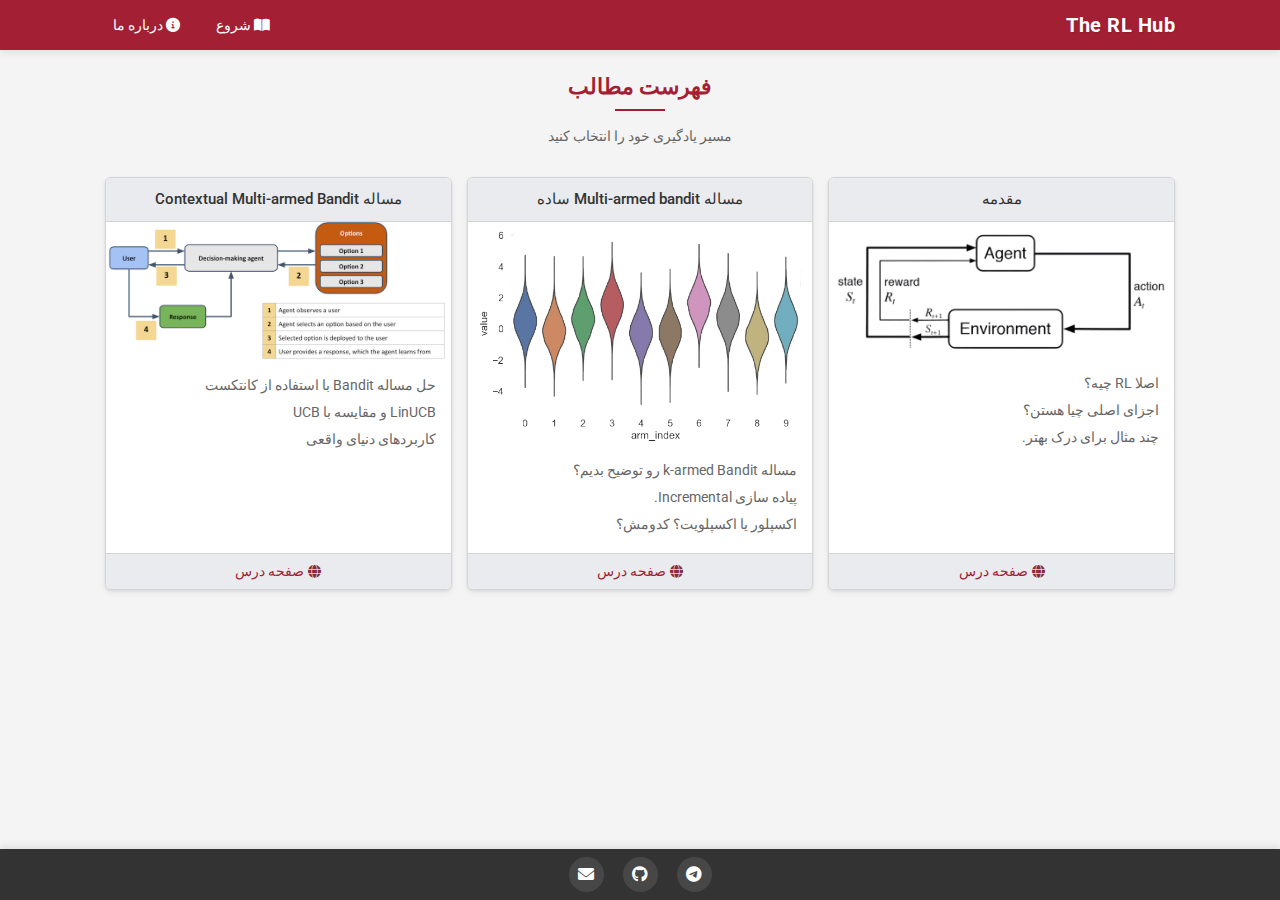
<file: index.html>
<!DOCTYPE html>
<html lang="fa">
<head>
    <meta charset="UTF-8">
    <meta name="viewport" content="width=device-width, initial-scale=1.0">
    <title>The RL Hub</title>
    <link rel="stylesheet" href="styles.css">
    <link href="https://fonts.googleapis.com/css2?family=Roboto:wght@300;400;500;700&display=swap" rel="stylesheet">
    <link rel="stylesheet" href="https://cdnjs.cloudflare.com/ajax/libs/font-awesome/6.0.0-beta3/css/all.min.css">
    <meta name="description" content="The RL Hub - مرجع یادگیری تقویتی">
    <link rel="icon" href="favicon.ico" type="image/x-icon">
</head>
<body>

    <header>
        <nav class="navbar">
            <div class="nav-title">The RL Hub</div>
            <div class="nav-left">
                <a href="Pages/1-Introduction/intro.html"><i class="fas fa-book-open"></i> شروع</a>
                <a href="#"><i class="fas fa-info-circle"></i> درباره ما</a>
            </div>
        </nav>
    </header>

    <main>
        <h1>فهرست مطالب</h1>
        <p class="guide">مسیر یادگیری خود را انتخاب کنید</p>

        <section class="cards-container">
            <!-- Chapter 1: Introduction -->
            <div class="card">
                <div class="card-header">مقدمه</div>
                <div class="card-image">
                    <img src="Pictures/1.png" alt="مقدمه">
                </div>
                <div class="card-content">
                    <ul>
                        <li>اصلا RL چیه؟</li>
                        <li>اجزای اصلی چیا هستن؟</li>
                        <li>چند مثال برای درک بهتر.</li>
                    </ul>
                </div>
                <div class="card-footer">
                    <a href="Pages/1-Introduction/intro.html"><i class="fas fa-globe"></i> صفحه درس</a>
                </div>
            </div>
            
            <!-- Chapter 2: Multi-armed Bandits -->
            <div class="card">
                <div class="card-header">مساله Multi-armed bandit ساده</div>
                <div class="card-image">
                    <img src="Pictures/2.png" alt="Multi-armed Bandits">
                </div>
                <div class="card-content">
                    <ul>
                        <li>مساله k-armed Bandit رو توضیح بدیم؟</li>
                        <li>پیاده سازی Incremental.</li>
                        <li>اکسپلور یا اکسپلویت؟ کدومش؟</li>
                    </ul>
                </div>
                <div class="card-footer">
                    <a href="Pages/2-smab/smab.html"><i class="fas fa-globe"></i>صفحه درس</a>
                </div>
            </div>
            
            <!-- Chapter 3: Contextual Multi-armed Bandits -->
            <div class="card">
                <div class="card-header">مساله Contextual Multi-armed Bandit</div>
                <div class="card-image">
                    <img src="Pictures/3.png" alt="Contextual Multi-armed Bandits">
                </div>
                <div class="card-content">
                    <ul>
                        <li>حل مساله Bandit با استفاده از کانتکست</li>
                        <li>LinUCB و مقایسه با UCB</li>
                        <li>کاربردهای دنیای واقعی</li>
                    </ul>
                </div>
                <div class="card-footer">
                    <a href="Pages/3-cmab/cmab.html"><i class="fas fa-globe"></i>صفحه درس</a>
                </div>
            </div>
        </section>
    </main>

    <div class="scroll-top" id="scrollTop">
        <i class="fas fa-arrow-up"></i>
    </div>

    <footer class="social-footer">
        <a href="https://t.me/RL_Hub" target="_blank" aria-label="Telegram"><i class="fab fa-telegram"></i></a>
        <a href="https://github.com/The-RL-Hub" target="_blank" aria-label="GitHub"><i class="fab fa-github"></i></a>
        <a href="mailto:arshiyagharoony@gmail.com" aria-label="Email"><i class="fas fa-envelope"></i></a>
    </footer>

    <script src="script.js"></script>
</body>
</html>
</file>
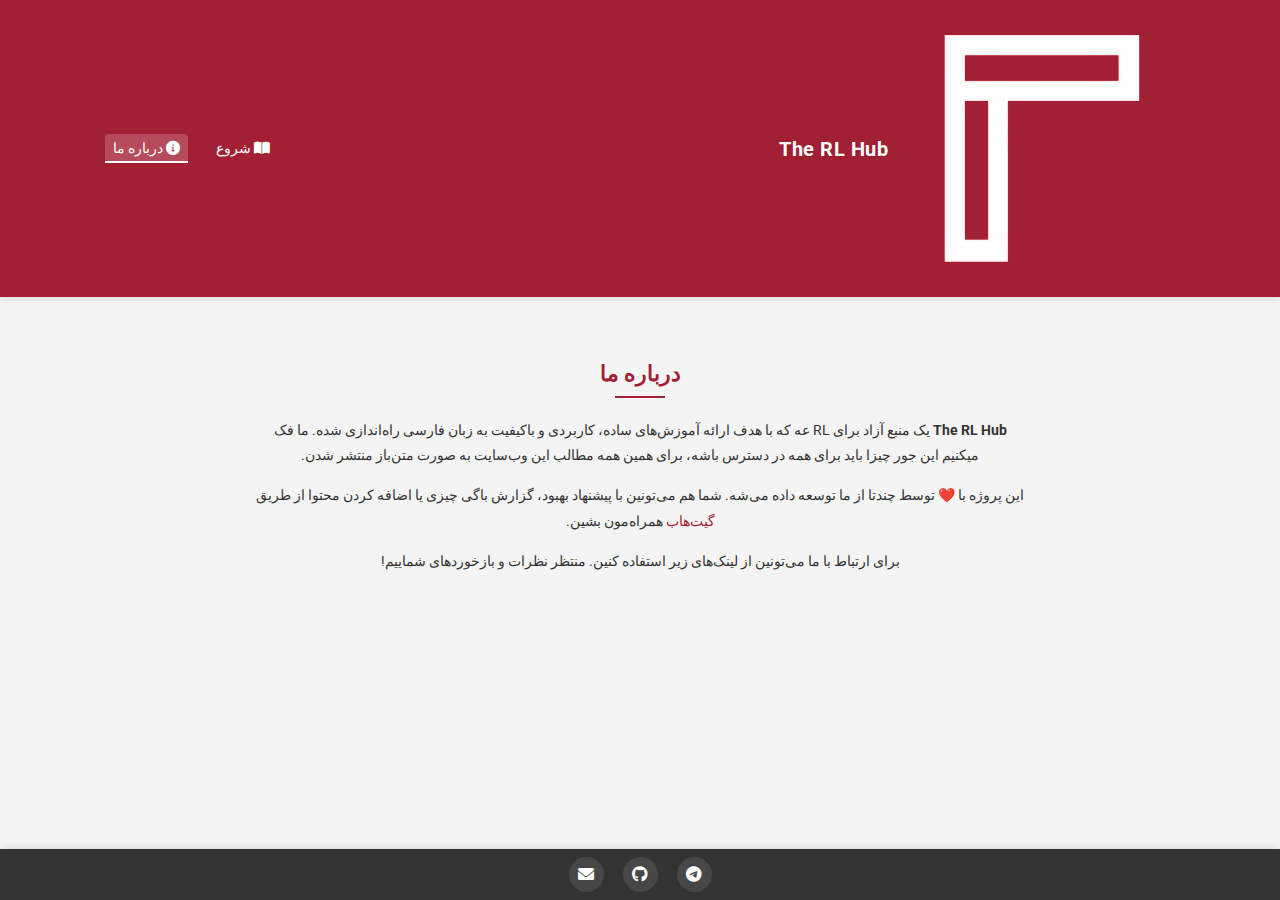
<file: about.html>
<!DOCTYPE html>
<html lang="fa" dir="rtl">
<head>
    <meta charset="UTF-8">
    <meta name="viewport" content="width=device-width, initial-scale=1.0">
    <title>درباره ما - The RL Hub</title>
    <meta name="description" content="درباره پروژه The RL Hub و تیم ما">
    <link rel="stylesheet" href="styles.css">
    <!-- Google Fonts -->
    <link href="https://fonts.googleapis.com/css2?family=Roboto:wght@300;400;500;700&display=swap" rel="stylesheet">
    <!-- Font Awesome for icons -->
    <link rel="stylesheet" href="https://cdnjs.cloudflare.com/ajax/libs/font-awesome/6.0.0-beta3/css/all.min.css">
</head>
<body>
    <header>
        <nav class="navbar">
            <div class="nav-title">
                <a href="index.html" class="nav-title" style="text-decoration: none; color: inherit; display: flex; align-items: center; gap: 10px;">
                    <img src="Pictures/logo.png" alt="The RL Hub Logo" class="nav-logo" loading="lazy">
                    The RL Hub
                </a>
            </div>
            <div class="nav-left">
                <a href="Pages/1-Introduction/intro.html"><i class="fas fa-book-open"></i> شروع</a>
                <a href="about.html" class="active"><i class="fas fa-info-circle"></i> درباره ما</a>
            </div>
        </nav>
    </header>

    <main style="max-width: 800px; margin: 40px auto; padding: 0 15px; text-align: center;">
        <h1 style="margin-bottom: 20px; color: var(--primary-color);">درباره ما</h1>
        <p style="margin-bottom: 15px; line-height: 1.8;">
            <strong>The RL Hub</strong> یک منبع آزاد برای RL عه که با هدف ارائه آموزش‌های ساده، کاربردی و باکیفیت به زبان فارسی راه‌اندازی شده. ما فک میکنیم این جور چیزا باید برای همه در دسترس باشه، برای همین همه مطالب این وب‌سایت به صورت متن‌باز منتشر شدن.
        </p>
        <p style="margin-bottom: 15px; line-height: 1.8;">
            این پروژه با ❤️ توسط چندتا از ما توسعه داده می‌شه. شما هم می‌تونین با پیشنهاد بهبود، گزارش باگی چیزی یا اضافه کردن محتوا از طریق <a href="https://github.com/The-RL-Hub" target="_blank" style="color: var(--primary-color); text-decoration: none;">گیت‌هاب</a> همراه‌مون بشین.
        </p>
        <p style="line-height: 1.8;">
            برای ارتباط با ما می‌تونین از لینک‌های زیر استفاده کنین. منتظر نظرات و بازخوردهای شماییم!
        </p>
    </main>

    <footer class="social-footer">
        <a href="https://t.me/RL_Hub" target="_blank" aria-label="Telegram"><i class="fab fa-telegram"></i></a>
        <a href="https://github.com/The-RL-Hub" target="_blank" aria-label="GitHub"><i class="fab fa-github"></i></a>
        <a href="mailto:arshiyagharoony@gmail.com" aria-label="Email"><i class="fas fa-envelope"></i></a>
    </footer>

    <div class="scroll-top" id="scrollTop">
        <i class="fas fa-arrow-up"></i>
    </div>

    <script src="script.js" defer></script>
</body>
</html>
</file>
<file: styles.css>
* {
    margin: 0;
    padding: 0;
    box-sizing: border-box;
}

:root {
    --primary-color: #a31f34;
    --primary-dark: #8a2d3b;
    --primary-light: #c14d5f;
    --text-color: #333;
    --text-light: #666;
    --bg-color: #f4f4f4;
    --card-bg: #ffffff;
    --card-header-bg: #e9ebee;
    --card-border: #d4d4d4;
    --transition-speed: 0.3s;
}

body {
    font-family: 'Roboto', sans-serif;
    direction: rtl;
    background-color: var(--bg-color);
    color: var(--text-color);
    display: flex;
    flex-direction: column;
    min-height: 100vh;
    line-height: 1.5;
    scroll-behavior: smooth;
    font-size: 14px;
}

main {
    flex: 1;
    padding-bottom: 20px;
}

header {
    background-color: var(--primary-color);
    color: white;
    padding: 10px 0;
    position: sticky;
    top: 0;
    width: 100%;
    z-index: 10;
    box-shadow: 0 2px 8px rgba(0, 0, 0, 0.1);
    transition: all var(--transition-speed) ease;
}

.navbar {
    display: flex;
    justify-content: space-between;
    align-items: center;
    max-width: 1100px;
    margin: 0 auto;
    padding: 0 15px;
}

.nav-left {
    display: flex;
    gap: 20px;
}

.nav-left a {
    color: white;
    text-decoration: none;
    font-weight: 500;
    font-size: 14px;
    transition: all var(--transition-speed) ease;
    padding: 4px 8px;
    border-radius: 4px;
    position: relative;
}

.nav-left a::after {
    content: '';
    position: absolute;
    width: 0;
    height: 2px;
    bottom: 0;
    left: 0;
    background-color: white;
    transition: width var(--transition-speed) ease;
}

.nav-left a:hover::after {
    width: 100%;
}

.nav-left a:hover {
    color: #ffffff;
    background-color: rgba(255, 255, 255, 0.1);
}

.nav-left a.active {
    background-color: rgba(255, 255, 255, 0.2);
    position: relative;
}

.nav-left a.active::after {
    content: '';
    position: absolute;
    width: 100%;
    height: 2px;
    bottom: 0;
    left: 0;
    background-color: white;
}

.nav-title {
    font-size: 20px;
    font-weight: 700;
    color: #ffffff;
    letter-spacing: 0.5px;
    text-shadow: 1px 1px 2px rgba(0, 0, 0, 0.1);
}

main h1 {
    text-align: center;
    font-size: 22px;
    margin: 20px 0 15px;
    color: var(--primary-color);
    font-weight: 700;
    position: relative;
    padding-bottom: 8px;
}

main h1::after {
    content: '';
    position: absolute;
    width: 50px;
    height: 2px;
    background-color: var(--primary-color);
    bottom: 0;
    left: 50%;
    transform: translateX(-50%);
}

.guide {
    text-align: center;
    margin-top: 5px;
    font-size: 14px;
    color: var(--text-light);
    padding-bottom: 15px;
}

.cards-container {
    display: grid;
    grid-template-columns: repeat(3, 1fr);
    gap: 15px;
    padding: 15px;
    margin: 0 auto;
    max-width: 1100px;
}

.card {
    background-color: #ffffff;
    border: 1px solid #d4d4d4;
    border-radius: 6px;
    display: flex;
    flex-direction: column;
    overflow: hidden;
    transition: background-color 0.2s ease, border 0.2s ease;
    box-shadow: 0px 1px 3px rgba(0, 0, 0, 0.08), 0px 3px 6px rgba(0, 0, 0, 0.06);
}

.card:hover {
    background-color: #f5f7f9;
    border-color: #a31f34;
}

.card-header {
    background-color: #e9ebee;
    color: #333;
    padding: 10px;
    font-size: 15px;
    font-weight: 500;
    text-align: center;
    border-bottom: 1px solid #d1d3d5;
}

.card-image img {
    width: 100%;
    height: auto;
    display: block;
}

.card-content {
    padding: 12px 15px;
    flex-grow: 1;
    font-size: 14px;
    color: #555;
    line-height: 1.5;
    background-color: #ffffff;
}

.card-content ul {
    list-style-type: none;
    padding: 0;
}

.card-content ul li {
    margin-bottom: 6px;
    color: #666;
    font-weight: 400;
}

.card-footer {
    background-color: #e9ebee;
    text-align: center;
    padding: 7px 8px;
    border-top: 1px solid #d1d3d5;
    color: #333;
    font-size: 14px;
    font-weight: 500;
}

.card-footer a {
    color: #a31f34;
    text-decoration: none;
    font-weight: 500;
    display: inline-flex;
    align-items: center;
    gap: 4px;
    transition: color 0.3s ease;
}

.card-footer a:hover {
    color: #8a2d3b;
}

.card-footer a i {
    font-size: 13px;
    color: #8a2d3b;
}

.social-footer {
    background-color: #333;
    padding: 8px 0;
    text-align: center;
    width: 100%;
    z-index: 10;
    box-shadow: 0 -2px 8px rgba(0, 0, 0, 0.1);
}

.social-footer a {
    color: white;
    font-size: 16px;
    margin: 0 8px;
    text-decoration: none;
    transition: all var(--transition-speed) ease;
    display: inline-block;
    width: 35px;
    height: 35px;
    line-height: 35px;
    border-radius: 50%;
    background-color: rgba(255, 255, 255, 0.1);
}

.social-footer a:hover {
    color: #fff;
    background-color: var(--primary-color);
    transform: translateY(-3px);
}

.scroll-top {
    position: fixed;
    bottom: 15px;
    left: 15px;
    width: 35px;
    height: 35px;
    background-color: var(--primary-color);
    color: white;
    border-radius: 50%;
    display: flex;
    justify-content: center;
    align-items: center;
    cursor: pointer;
    opacity: 0;
    visibility: hidden;
    transition: all var(--transition-speed) ease;
    box-shadow: 0 2px 8px rgba(0, 0, 0, 0.2);
    z-index: 100;
    font-size: 14px;
}

.scroll-top.visible {
    opacity: 1;
    visibility: visible;
}

.scroll-top:hover {
    background-color: var(--primary-dark);
    transform: translateY(-3px);
}

@media (max-width: 900px) {
    .cards-container {
        grid-template-columns: repeat(2, 1fr);
    }
    
    .nav-title {
        font-size: 18px;
    }
    
    .nav-left a {
        font-size: 13px;
    }
}

@media (max-width: 600px) {
    .cards-container {
        grid-template-columns: 1fr;
    }
    
    main h1 {
        font-size: 20px;
    }
    
    .navbar {
        flex-direction: column;
        gap: 8px;
    }
    
    .nav-left {
        width: 100%;
        justify-content: center;
    }
}
</file>
